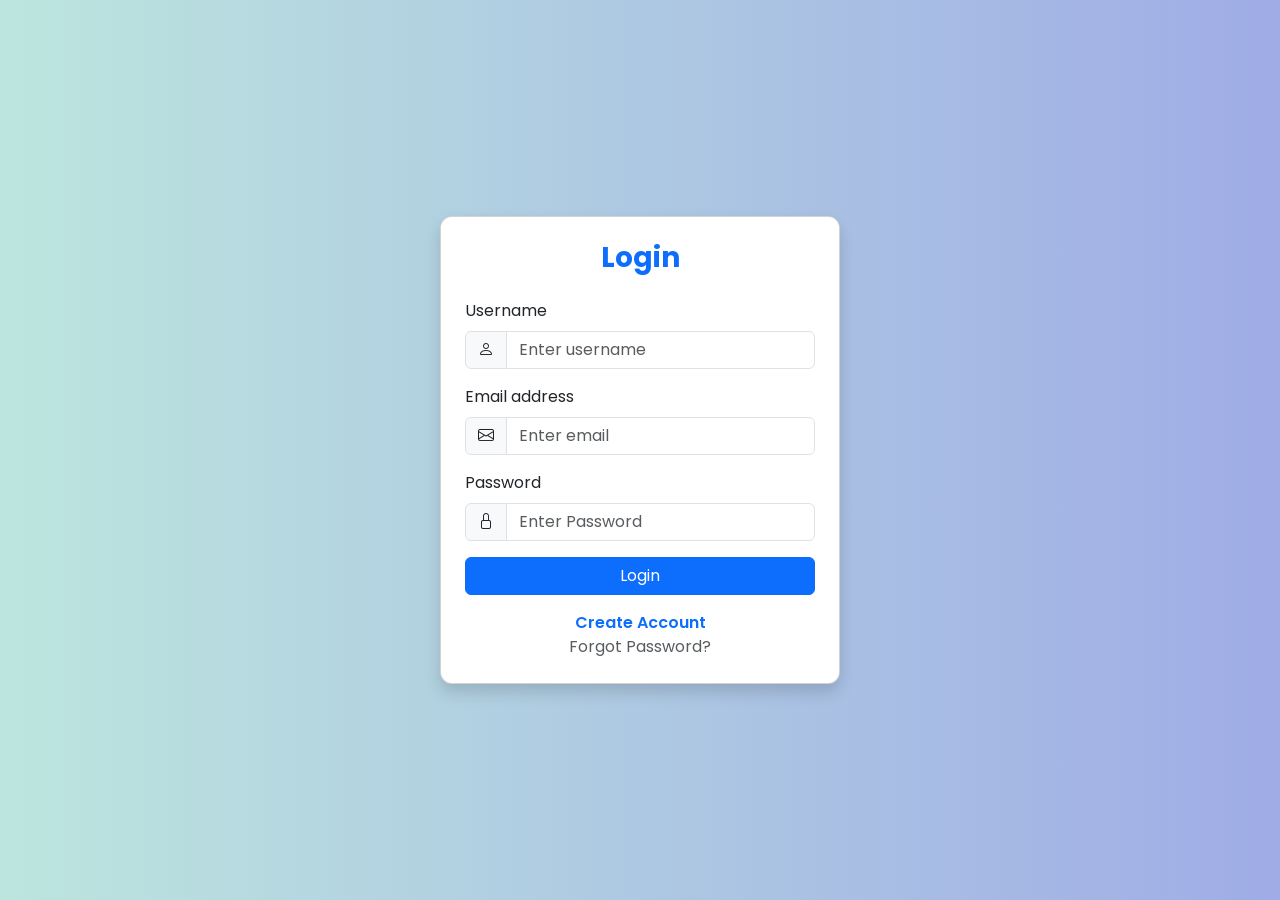
<file: index.html>
<!DOCTYPE html>
<html lang="en">
<head>
<meta charset="UTF-8">
<title>Login</title>


<link href="https://cdn.jsdelivr.net/npm/bootstrap@5.3.0/dist/css/bootstrap.min.css" rel="stylesheet">
<link rel="stylesheet" href="https://cdn.jsdelivr.net/npm/bootstrap-icons@1.10.5/font/bootstrap-icons.css">
<link href="https://fonts.googleapis.com/css2?family=Poppins&display=swap" rel="stylesheet">


<link rel="stylesheet" href="styles.css">
</head>

<body class="d-flex justify-content-center align-items-center vh-100 bg-light">


<div class="card shadow p-4" style="width: 400px; border-radius: 12px;">
    

  <h3 class="text-center text-primary mb-4">Login</h3>

  <form action="dashboard.html" method="GET">

  <div class="mb-3">
    <label class="form-label">Username</label>
    <div class="input-group">
      <span class="input-group-text"><i class="bi bi-person"></i></span>
      <input type="text" class="form-control" placeholder="Enter username" required>
    </div>
  </div>

  <div class="mb-3">
    <label class="form-label">Email address</label>
    <div class="input-group">
      <span class="input-group-text"><i class="bi bi-envelope"></i></span>
      <input type="email" class="form-control" placeholder="Enter email" required>
    </div>
  </div>

  <div class="mb-3">
    <label class="form-label">Password</label>
    <div class="input-group">
      <span class="input-group-text"><i class="bi bi-lock"></i></span>
      <input type="password" class="form-control" placeholder="Enter Password" required>
    </div>
  </div>

  <button type="submit" class="btn btn-primary w-100 mb-3">
    Login
  </button>

</form>

  <div class="text-center">
    <a href="register.html" class="text-decoration-none fw-semibold text-primary">Create Account</a>
    <br>
    <a href="forgot-password.html" class="text-decoration-none text-muted">Forgot Password?</a>
  </div>

</div>

<script src="https://cdn.jsdelivr.net/npm/bootstrap@5.3.0/dist/js/bootstrap.bundle.min.js"></script>

</body>
</html>
</file>
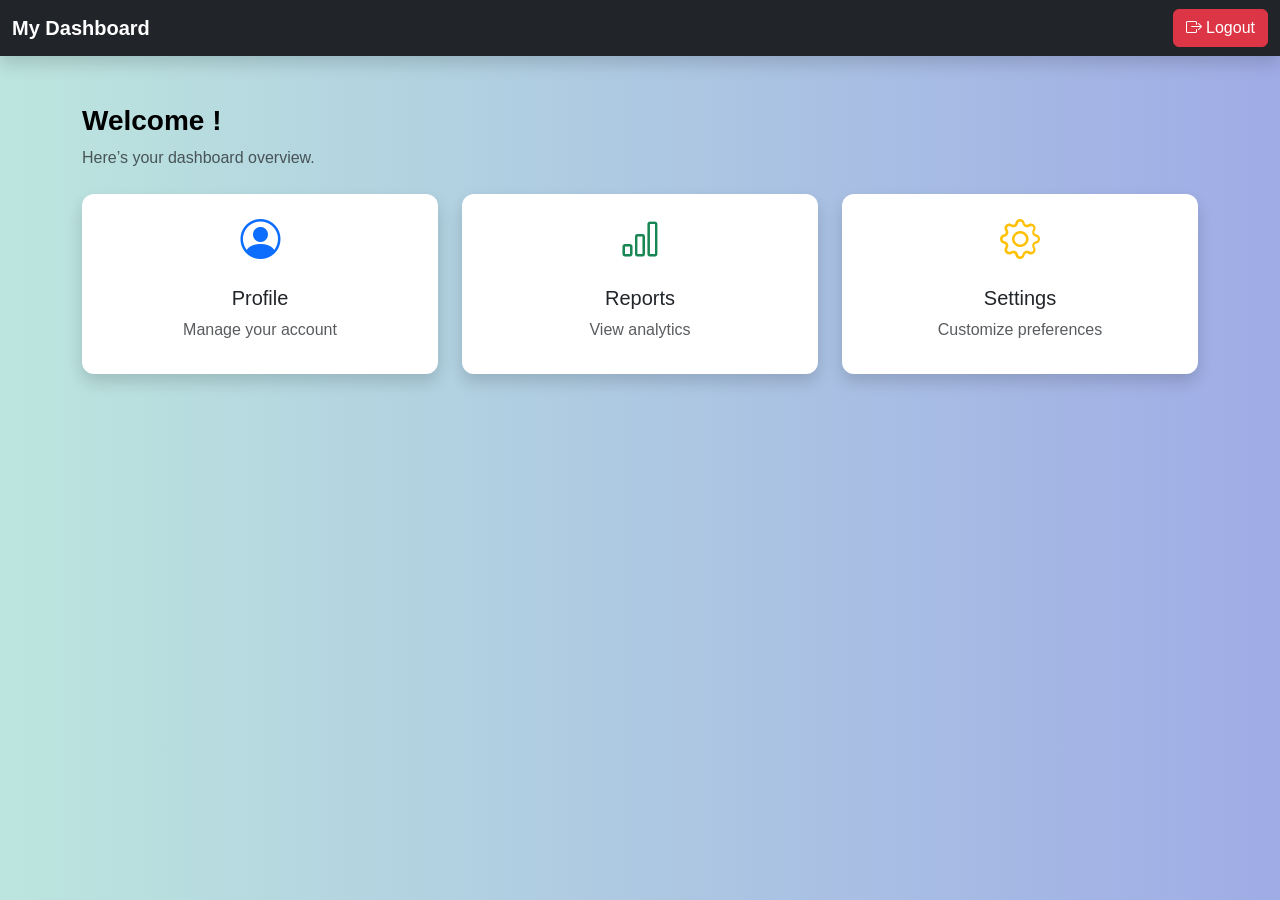
<file: dashboard.html>
<!DOCTYPE html>
<html lang="en">
<head>
<meta charset="UTF-8">
<title>Dashboard</title>

<link href="https://cdn.jsdelivr.net/npm/bootstrap@5.3.0/dist/css/bootstrap.min.css" rel="stylesheet">
<link rel="stylesheet" href="https://cdn.jsdelivr.net/npm/bootstrap-icons@1.10.5/font/bootstrap-icons.css">
<link rel="stylesheet" href="styles.css">
</head>

<body class="bg-light">
<nav class="navbar navbar-expand-lg navbar-dark bg-dark shadow">
  <div class="container-fluid">
    <span class="navbar-brand fw-bold">My Dashboard</span>

    <div class="ms-auto">
      <a href="index.html" class="btn btn-danger">
        <i class="bi bi-box-arrow-right"></i> Logout
      </a>
    </div>
  </div>
</nav>

<div class="container mt-5">

  <!-- Welcome Section -->
  <div class="mb-4">
    <h3 class="fw-bold" style="color: black;">Welcome !</h3>
    <p class="text-muted">Here’s your dashboard overview.</p>
  </div>

  <div class="row g-4">
    <div class="col-md-4">
      <div class="card shadow border-0">
        <div class="card-body text-center">
          <i class="bi bi-person-circle fs-1 text-primary"></i>
          <h5 class="mt-3">Profile</h5>
          <p class="text-muted">Manage your account</p>
        </div>
      </div>
    </div>

  
    <div class="col-md-4">
      <div class="card shadow border-0">
        <div class="card-body text-center">
          <i class="bi bi-bar-chart fs-1 text-success"></i>
          <h5 class="mt-3">Reports</h5>
          <p class="text-muted">View analytics</p>
        </div>
      </div>
    </div>

    
    <div class="col-md-4">
      <div class="card shadow border-0">
        <div class="card-body text-center">
          <i class="bi bi-gear fs-1 text-warning"></i>
          <h5 class="mt-3">Settings</h5>
          <p class="text-muted">Customize preferences</p>
        </div>
      </div>
    </div>

  </div>

</div>

</body>
</html>
</file>
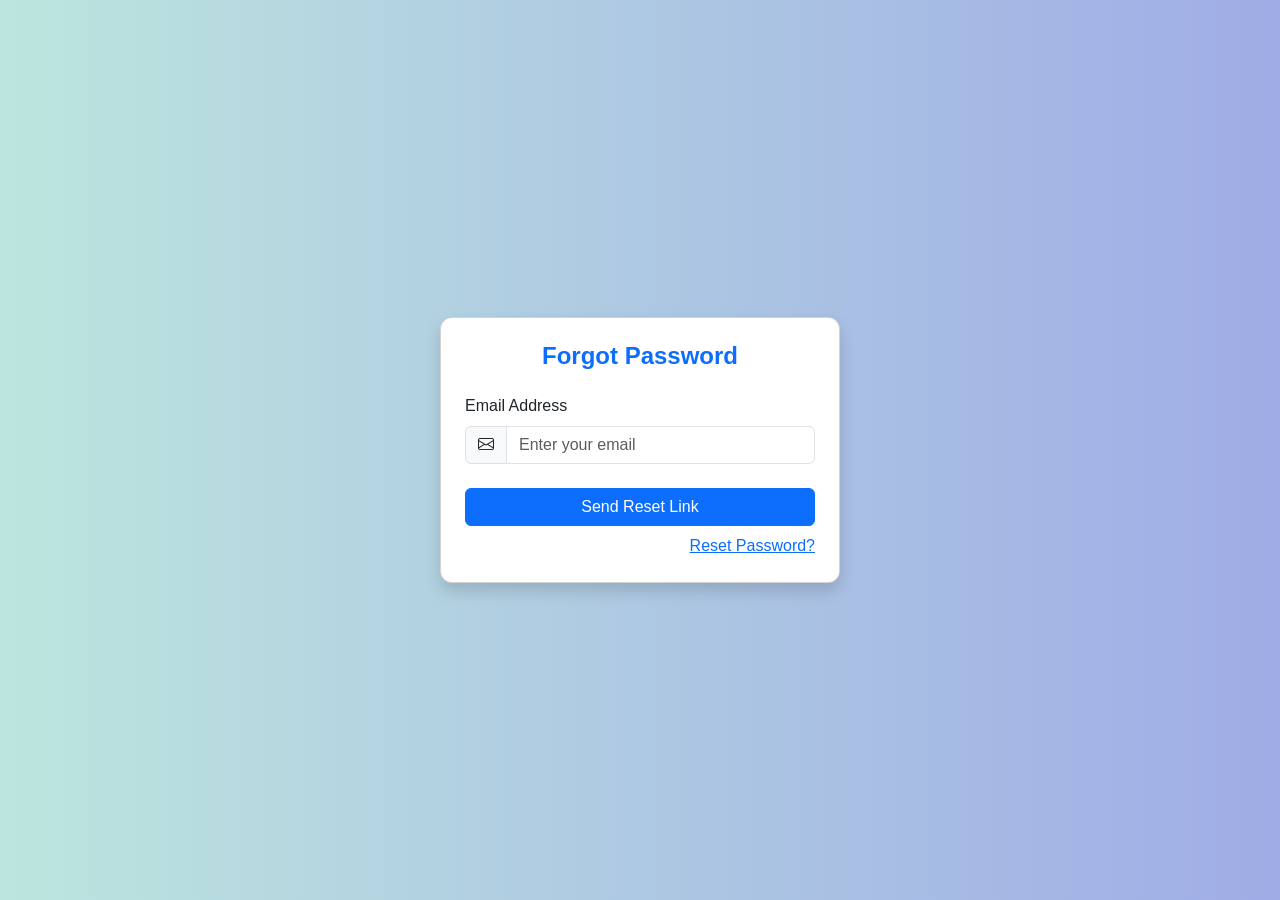
<file: forgot-password.html>
<!DOCTYPE html>
<html lang="en">
<head>
<meta charset="UTF-8">
<title>Forgot Password</title>

<link href="https://cdn.jsdelivr.net/npm/bootstrap@5.3.0/dist/css/bootstrap.min.css" rel="stylesheet">
<link rel="stylesheet" href="https://cdn.jsdelivr.net/npm/bootstrap-icons@1.10.5/font/bootstrap-icons.css">
<link rel="stylesheet" href="styles.css">
</head>

<body class="bg-light d-flex justify-content-center align-items-center vh-100">

<div class="card shadow p-4" style="width: 400px; border-radius: 12px;">
  
  <h4 class="text-center text-primary mb-4">Forgot Password</h4>

  <form>

    <!-- Email Field -->
    <div class="mb-3">
      <label class="form-label">Email Address</label>
      <div class="input-group">
        <span class="input-group-text">
          <i class="bi bi-envelope"></i>
        </span>
        <input type="email" class="form-control" placeholder="Enter your email" required>
      </div>
    </div>

    <!-- Button -->
    <button type="submit" class="btn btn-primary w-100 mt-2">
  Send Reset Link
</button>

  </form>

  <!-- Back to Login -->
  <div class="text-end mt-2">
  <a href="reset-password.html">Reset  Password?</a>
  <a href="index.html"></a>
</div>

</div>

</body>
</html>
</file>
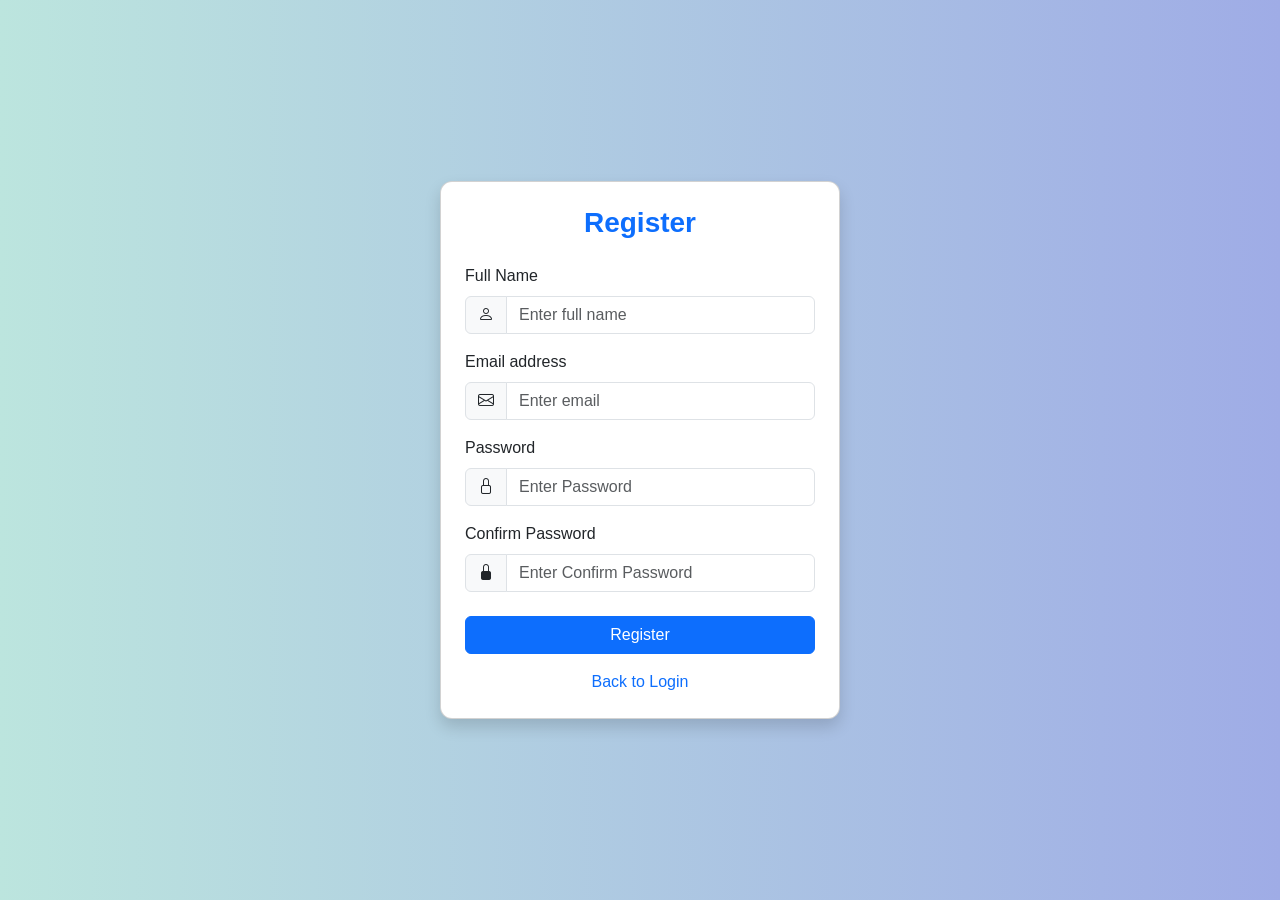
<file: register.html>
<!DOCTYPE html>
<html lang="en">
<head>
<meta charset="UTF-8">
<title>Register</title>

<link href="https://cdn.jsdelivr.net/npm/bootstrap@5.3.0/dist/css/bootstrap.min.css" rel="stylesheet">
<link rel="stylesheet" href="https://cdn.jsdelivr.net/npm/bootstrap-icons@1.10.5/font/bootstrap-icons.css">
<link rel="stylesheet" href="styles.css">

</head>

<body class="bg-light d-flex justify-content-center align-items-center vh-100">
<div class="card shadow p-4" style="width: 400px; border-radius: 12px;">
  
  <h3 class="text-center text-primary mb-4">Register</h3>

    <form class="needs-validation" novalidate onsubmit="return handleRegister(event)">

  <!-- Full Name -->
  <div class="mb-3">
    <label class="form-label">Full Name</label>
    <div class="input-group">
      <span class="input-group-text"><i class="bi bi-person"></i></span>
      <input type="text" class="form-control" placeholder="Enter full name" required>
    </div>
    <div class="invalid-feedback">
      Please enter your name.
    </div>
  </div>

  <!-- Email -->
  <div class="mb-3">
    <label class="form-label">Email address</label>
    <div class="input-group">
      <span class="input-group-text"><i class="bi bi-envelope"></i></span>
      <input type="email" class="form-control" placeholder="Enter email" required>
    </div>
    <div class="invalid-feedback">
      Please enter a valid email.
    </div>
  </div>

  <!-- Password -->
  <div class="mb-3">
    <label class="form-label">Password</label>
    <div class="input-group">
      <span class="input-group-text"><i class="bi bi-lock"></i></span>
      <input type="password" class="form-control" placeholder="Enter Password" required>
    </div>
  </div>

  <!-- Confirm Password -->
  <div class="mb-3">
    <label class="form-label">Confirm Password</label>
    <div class="input-group">
      <span class="input-group-text"><i class="bi bi-lock-fill"></i></span>
      <input type="password" class="form-control" placeholder="Enter Confirm Password" required>
    </div>
  </div>

  <!-- Submit Button -->
  <button type="submit" class="btn btn-primary w-100 mt-2">
  Register
  </button>

</form>

  <!-- Back to Login -->
  <div class="text-center mt-3">
    <a href="index.html" class="text-decoration-none">Back to Login</a>
  </div>

</div>

<script>
function handleRegister(event) {
  event.preventDefault();

  alert("Registration Successful!");
  window.location.href = "index.html";

  return false;
}
</script>
</body>
</html>
</file>
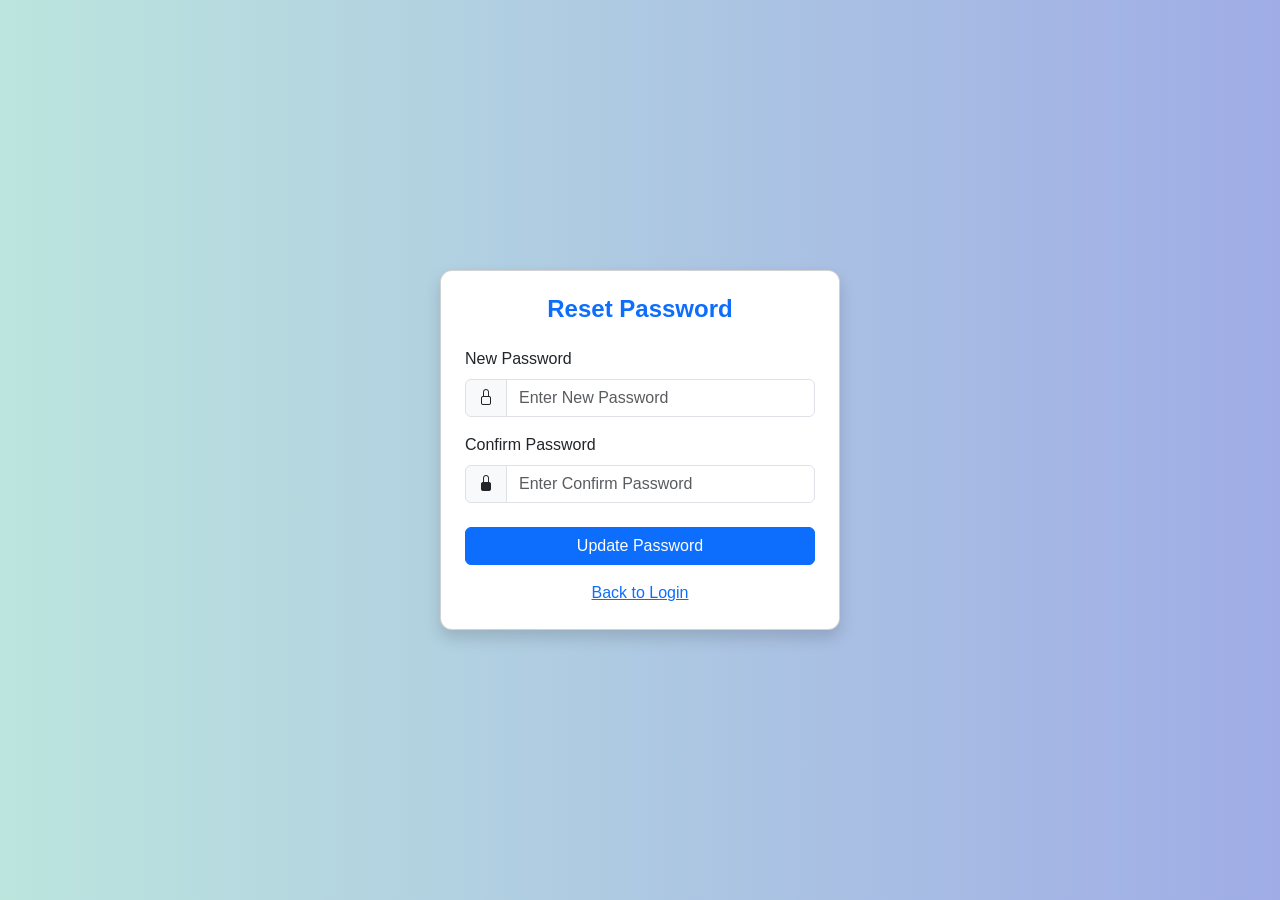
<file: reset-password.html>
<!DOCTYPE html>
<html lang="en">
<head>
<meta charset="UTF-8">
<title>Reset Password</title>

<link href="https://cdn.jsdelivr.net/npm/bootstrap@5.3.0/dist/css/bootstrap.min.css" rel="stylesheet">
<link rel="stylesheet" href="https://cdn.jsdelivr.net/npm/bootstrap-icons@1.10.5/font/bootstrap-icons.css">
<link rel="stylesheet" href="styles.css">
<form action="index.html"></form>
</head>

<body class="bg-light d-flex justify-content-center align-items-center vh-100">
<div class="card shadow p-4" style="width: 400px; border-radius: 12px;">
  
  <h4 class="text-center text-primary mb-4">Reset Password</h4>

  <form action="index.html" method="GET">

  <!-- New Password -->
  <div class="mb-3">
    <label class="form-label">New Password</label>
    <div class="input-group">
      <span class="input-group-text"><i class="bi bi-lock"></i></span>
      <input type="password" class="form-control" placeholder="Enter New Password" required>
    </div>
  </div>

  <!-- Confirm Password -->
  <div class="mb-3">
    <label class="form-label">Confirm Password</label>
    <div class="input-group">
      <span class="input-group-text"><i class="bi bi-lock-fill"></i></span>
      <input type="password" class="form-control" placeholder="Enter Confirm Password" required>
    </div>
  </div>

  <button type="submit" class="btn btn-primary w-100 mt-2">
    Update Password
  </button>

</form>

  <!-- Back to Login -->
  <div class="text-center mt-3">
    
    <a href="index.html">Back to Login</a>
  </div>
</div>

<script>
function togglePassword(fieldId, iconSpan) {
  const input = document.getElementById(fieldId);
  const icon = iconSpan.querySelector("i");

  if (input.type === "password") {
    input.type = "text";
    icon.classList.remove("bi-eye");
    icon.classList.add("bi-eye-slash");
  } else {
    input.type = "password";
    icon.classList.remove("bi-eye-slash");
    icon.classList.add("bi-eye");
  }
}
</script>

</body>
</html>
</file>
<file: styles.css>
body {
  font-family: 'Poppins', sans-serif;
}

.bg-light {
  background: linear-gradient(to right, #bce5de, #9face6);
}

.card {
  border-radius: 12px;
}

.btn {
  transition: 0.3s;
}

.btn:hover {
  transform: scale(1.05);
}

h3, h4 {
  font-weight: bold;
}
.dashboard-bg {
  background-color: #e3f2fd;  /* light blue */
  min-height: 100vh;
}
</file>
